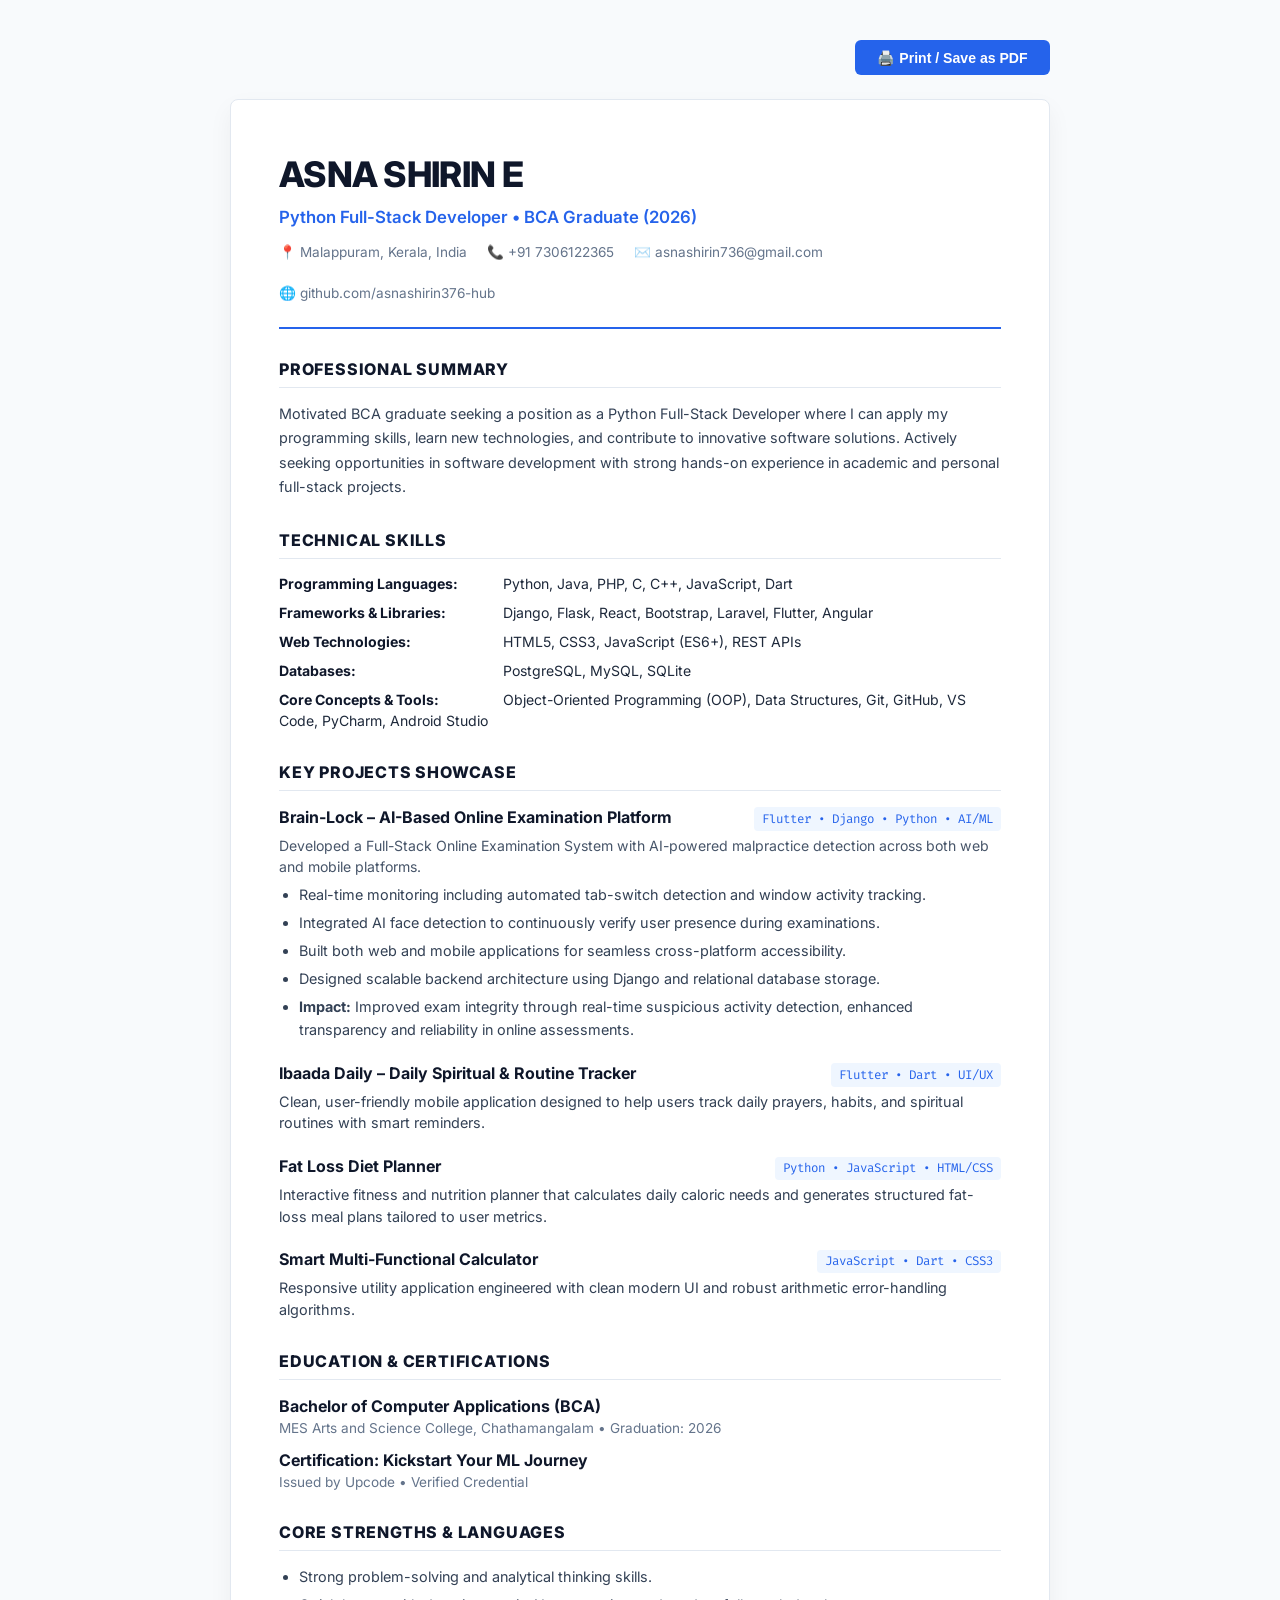
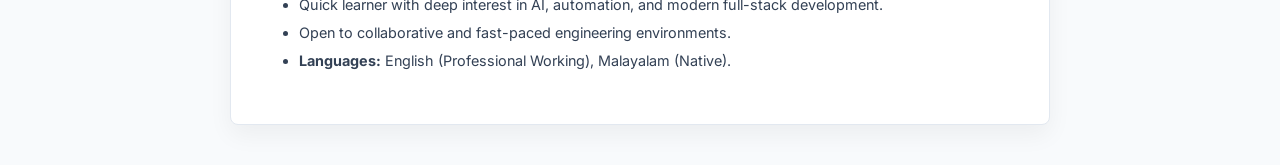
<file: resume/Asna_Shirin_E_Resume.html>
<!DOCTYPE html>
<html lang="en">
<head>
  <meta charset="UTF-8">
  <meta name="viewport" content="width=device-width, initial-scale=1.0">
  <title>Asna Shirin E - Resume (Python Full-Stack Developer)</title>
  <link rel="preconnect" href="https://fonts.googleapis.com">
  <link rel="preconnect" href="https://fonts.gstatic.com" crossorigin>
  <link href="https://fonts.googleapis.com/css2?family=Fira+Code:wght@400;600&family=Inter:wght@400;500;600;700;800&display=swap" rel="stylesheet">
  <style>
    :root {
      --primary: #0F172A;
      --accent: #2563EB;
      --text: #1E293B;
      --text-muted: #64748B;
      --border: #E2E8F0;
    }
    *, *::before, *::after { box-sizing: border-box; margin: 0; padding: 0; }
    body {
      font-family: 'Inter', sans-serif;
      color: var(--text);
      background-color: #F8FAFC;
      line-height: 1.5;
      padding: 2.5rem 1rem;
    }
    .resume-sheet {
      max-width: 820px;
      margin: 0 auto;
      background: #FFFFFF;
      border: 1px solid var(--border);
      border-radius: 8px;
      padding: 3rem;
      box-shadow: 0 10px 25px rgba(0, 0, 0, 0.05);
    }
    header {
      border-bottom: 2px solid var(--accent);
      padding-bottom: 1.5rem;
      margin-bottom: 1.75rem;
    }
    h1 {
      font-size: 2.2rem;
      font-weight: 800;
      color: var(--primary);
      letter-spacing: -0.02em;
    }
    .headline {
      font-size: 1.05rem;
      font-weight: 600;
      color: var(--accent);
      margin-top: 0.25rem;
    }
    .contacts-row {
      display: flex;
      flex-wrap: wrap;
      gap: 1.25rem;
      margin-top: 0.75rem;
      font-size: 0.85rem;
      color: var(--text-muted);
    }
    .contacts-row a {
      color: var(--text-muted);
      text-decoration: none;
    }
    .contacts-row a:hover {
      color: var(--accent);
    }
    .section-title {
      font-size: 1rem;
      font-weight: 800;
      text-transform: uppercase;
      letter-spacing: 0.05em;
      color: var(--primary);
      border-bottom: 1px solid var(--border);
      padding-bottom: 0.4rem;
      margin-top: 1.75rem;
      margin-bottom: 0.85rem;
      display: flex;
      align-items: center;
      gap: 0.5rem;
    }
    p, li {
      font-size: 0.9rem;
      color: #334155;
    }
    .summary-text {
      line-height: 1.7;
    }
    .skills-grid {
      display: grid;
      grid-template-columns: 1fr;
      gap: 0.5rem;
    }
    .skill-cat {
      font-size: 0.88rem;
    }
    .skill-cat strong {
      color: var(--primary);
      display: inline-block;
      width: 220px;
    }
    .project-item {
      margin-bottom: 1.25rem;
    }
    .project-header {
      display: flex;
      justify-content: space-between;
      align-items: baseline;
      margin-bottom: 0.25rem;
    }
    .project-title {
      font-size: 1rem;
      font-weight: 700;
      color: var(--primary);
    }
    .project-tech {
      font-family: 'Fira Code', monospace;
      font-size: 0.78rem;
      color: var(--accent);
      background: #EFF6FF;
      padding: 0.15rem 0.5rem;
      border-radius: 4px;
    }
    ul {
      padding-left: 1.25rem;
      margin-top: 0.4rem;
    }
    li {
      margin-bottom: 0.3rem;
      line-height: 1.6;
    }
    .actions-bar {
      max-width: 820px;
      margin: 0 auto 1.5rem auto;
      display: flex;
      justify-content: flex-end;
      gap: 0.75rem;
    }
    .btn-print {
      background: var(--accent);
      color: #FFFFFF;
      border: none;
      padding: 0.6rem 1.4rem;
      font-size: 0.88rem;
      font-weight: 600;
      border-radius: 6px;
      cursor: pointer;
    }
    @media print {
      body { background: #FFFFFF; padding: 0; }
      .resume-sheet { border: none; box-shadow: none; padding: 0; }
      .actions-bar { display: none; }
    }
  </style>
</head>
<body>
  <div class="actions-bar">
    <button class="btn-print" onclick="window.print()">🖨️ Print / Save as PDF</button>
  </div>

  <div class="resume-sheet">
    <header>
      <h1>ASNA SHIRIN E</h1>
      <div class="headline">Python Full-Stack Developer • BCA Graduate (2026)</div>
      <div class="contacts-row">
        <span>📍 Malappuram, Kerala, India</span>
        <span>📞 +91 7306122365</span>
        <span>✉️ <a href="mailto:asnashirin736@gmail.com">asnashirin736@gmail.com</a></span>
        <span>🌐 <a href="https://github.com/asnashirin376-hub" target="_blank">github.com/asnashirin376-hub</a></span>
      </div>
    </header>

    <div class="section-title">Professional Summary</div>
    <p class="summary-text">
      Motivated BCA graduate seeking a position as a Python Full-Stack Developer where I can apply my programming skills, learn new technologies, and contribute to innovative software solutions. Actively seeking opportunities in software development with strong hands-on experience in academic and personal full-stack projects.
    </p>

    <div class="section-title">Technical Skills</div>
    <div class="skills-grid">
      <div class="skill-cat"><strong>Programming Languages:</strong> Python, Java, PHP, C, C++, JavaScript, Dart</div>
      <div class="skill-cat"><strong>Frameworks & Libraries:</strong> Django, Flask, React, Bootstrap, Laravel, Flutter, Angular</div>
      <div class="skill-cat"><strong>Web Technologies:</strong> HTML5, CSS3, JavaScript (ES6+), REST APIs</div>
      <div class="skill-cat"><strong>Databases:</strong> PostgreSQL, MySQL, SQLite</div>
      <div class="skill-cat"><strong>Core Concepts & Tools:</strong> Object-Oriented Programming (OOP), Data Structures, Git, GitHub, VS Code, PyCharm, Android Studio</div>
    </div>

    <div class="section-title">Key Projects Showcase</div>

    <div class="project-item">
      <div class="project-header">
        <span class="project-title">Brain-Lock – AI-Based Online Examination Platform</span>
        <span class="project-tech">Flutter • Django • Python • AI/ML</span>
      </div>
      <p style="font-size: 0.88rem; color: #475569; margin-bottom: 0.3rem;">
        Developed a Full-Stack Online Examination System with AI-powered malpractice detection across both web and mobile platforms.
      </p>
      <ul>
        <li>Real-time monitoring including automated tab-switch detection and window activity tracking.</li>
        <li>Integrated AI face detection to continuously verify user presence during examinations.</li>
        <li>Built both web and mobile applications for seamless cross-platform accessibility.</li>
        <li>Designed scalable backend architecture using Django and relational database storage.</li>
        <li><strong>Impact:</strong> Improved exam integrity through real-time suspicious activity detection, enhanced transparency and reliability in online assessments.</li>
      </ul>
    </div>

    <div class="project-item">
      <div class="project-header">
        <span class="project-title">Ibaada Daily – Daily Spiritual & Routine Tracker</span>
        <span class="project-tech">Flutter • Dart • UI/UX</span>
      </div>
      <p>Clean, user-friendly mobile application designed to help users track daily prayers, habits, and spiritual routines with smart reminders.</p>
    </div>

    <div class="project-item">
      <div class="project-header">
        <span class="project-title">Fat Loss Diet Planner</span>
        <span class="project-tech">Python • JavaScript • HTML/CSS</span>
      </div>
      <p>Interactive fitness and nutrition planner that calculates daily caloric needs and generates structured fat-loss meal plans tailored to user metrics.</p>
    </div>

    <div class="project-item">
      <div class="project-header">
        <span class="project-title">Smart Multi-Functional Calculator</span>
        <span class="project-tech">JavaScript • Dart • CSS3</span>
      </div>
      <p>Responsive utility application engineered with clean modern UI and robust arithmetic error-handling algorithms.</p>
    </div>

    <div class="section-title">Education & Certifications</div>
    <div style="margin-bottom: 0.6rem;">
      <div style="font-weight: 700; color: var(--primary);">Bachelor of Computer Applications (BCA)</div>
      <div style="font-size: 0.85rem; color: var(--text-muted);">MES Arts and Science College, Chathamangalam • Graduation: 2026</div>
    </div>
    <div>
      <div style="font-weight: 700; color: var(--primary);">Certification: Kickstart Your ML Journey</div>
      <div style="font-size: 0.85rem; color: var(--text-muted);">Issued by Upcode • Verified Credential</div>
    </div>

    <div class="section-title">Core Strengths & Languages</div>
    <ul>
      <li>Strong problem-solving and analytical thinking skills.</li>
      <li>Quick learner with deep interest in AI, automation, and modern full-stack development.</li>
      <li>Open to collaborative and fast-paced engineering environments.</li>
      <li><strong>Languages:</strong> English (Professional Working), Malayalam (Native).</li>
    </ul>
  </div>
</body>
</html>
</file>
